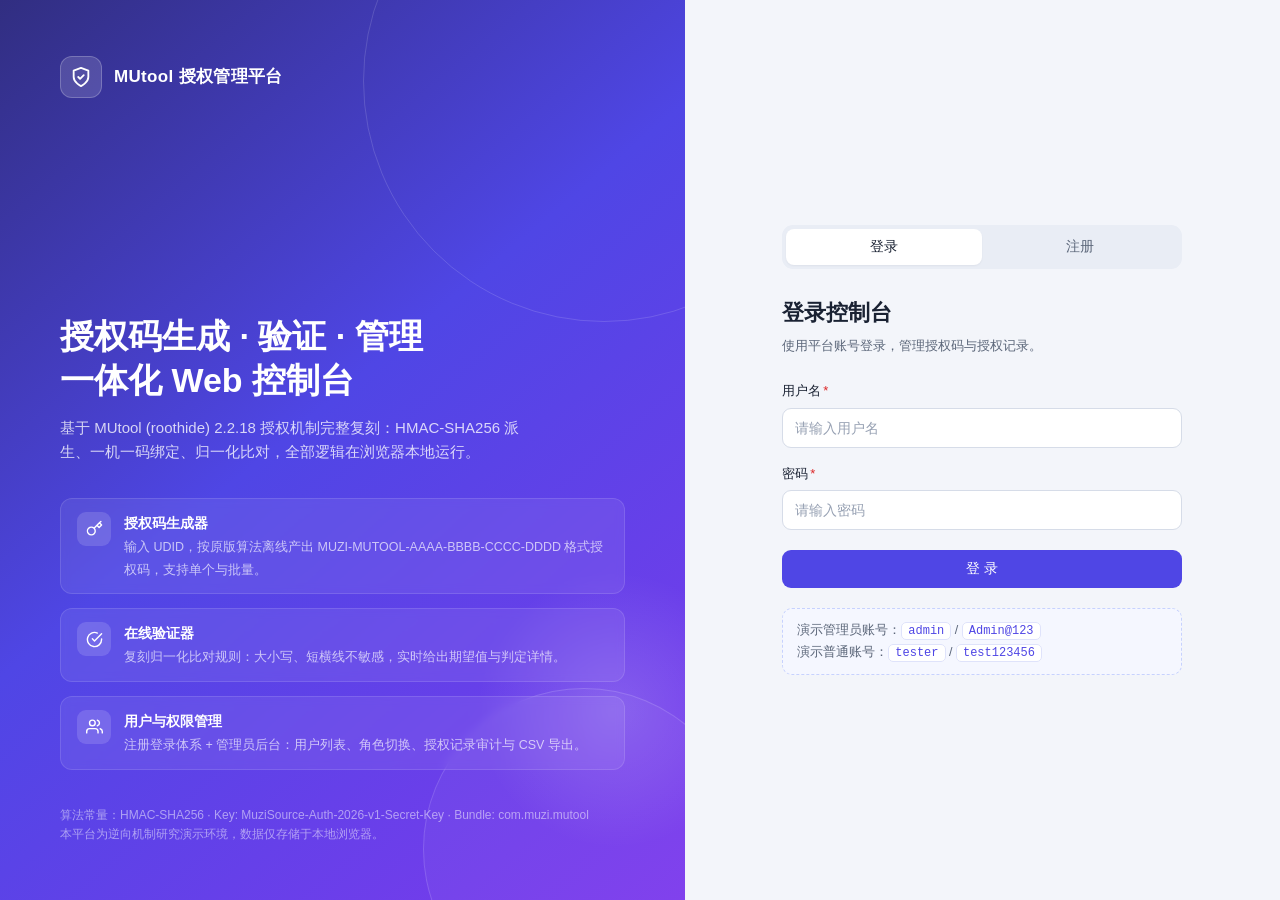
<file: index.html>
<!DOCTYPE html>
<html lang="zh-CN">
<head>
  <meta charset="UTF-8">
  <meta name="viewport" content="width=device-width, initial-scale=1.0">
  <title>登录 / 注册 — MUtool 授权管理平台</title>
  <link rel="stylesheet" href="assets/css/style.css">
</head>
<body>
  <div class="auth-page">
    <!-- 左侧品牌区 -->
    <aside class="auth-brand">
      <div class="glow"></div>
      <div class="auth-logo">
        <span class="logo-mark">
          <svg viewBox="0 0 24 24" fill="none" stroke="#fff" stroke-width="2" stroke-linecap="round" stroke-linejoin="round"><path d="M12 22s8-4 8-10V5l-8-3-8 3v7c0 6 8 10 8 10z"/><path d="M9 12l2 2 4-4"/></svg>
        </span>
        MUtool 授权管理平台
      </div>
      <div class="auth-hero">
        <h1>授权码生成 · 验证 · 管理<br>一体化 Web 控制台</h1>
        <p>基于 MUtool (roothide) 2.2.18 授权机制完整复刻：HMAC-SHA256 派生、一机一码绑定、归一化比对，全部逻辑在浏览器本地运行。</p>
        <div class="auth-features">
          <div class="auth-feature">
            <span class="f-icon"><svg viewBox="0 0 24 24" fill="none" stroke="#fff" stroke-width="2" stroke-linecap="round" stroke-linejoin="round"><path d="M21 2l-2 2m-7.61 7.61a5.5 5.5 0 1 1-7.778 7.778 5.5 5.5 0 0 1 7.777-7.777zm0 0L15.5 7.5m0 0l3 3L22 7l-3-3m-3.5 3.5L19 4"/></svg></span>
            <div><b>授权码生成器</b><span>输入 UDID，按原版算法离线产出 MUZI-MUTOOL-AAAA-BBBB-CCCC-DDDD 格式授权码，支持单个与批量。</span></div>
          </div>
          <div class="auth-feature">
            <span class="f-icon"><svg viewBox="0 0 24 24" fill="none" stroke="#fff" stroke-width="2" stroke-linecap="round" stroke-linejoin="round"><path d="M22 11.08V12a10 10 0 1 1-5.93-9.14"/><path d="M22 4L12 14.01l-3-3"/></svg></span>
            <div><b>在线验证器</b><span>复刻归一化比对规则：大小写、短横线不敏感，实时给出期望值与判定详情。</span></div>
          </div>
          <div class="auth-feature">
            <span class="f-icon"><svg viewBox="0 0 24 24" fill="none" stroke="#fff" stroke-width="2" stroke-linecap="round" stroke-linejoin="round"><path d="M17 21v-2a4 4 0 0 0-4-4H5a4 4 0 0 0-4 4v2"/><circle cx="9" cy="7" r="4"/><path d="M23 21v-2a4 4 0 0 0-3-3.87M16 3.13a4 4 0 0 1 0 7.75"/></svg></span>
            <div><b>用户与权限管理</b><span>注册登录体系 + 管理员后台：用户列表、角色切换、授权记录审计与 CSV 导出。</span></div>
          </div>
        </div>
      </div>
      <div class="auth-meta">算法常量：HMAC-SHA256 · Key: MuziSource-Auth-2026-v1-Secret-Key · Bundle: com.muzi.mutool<br>本平台为逆向机制研究演示环境，数据仅存储于本地浏览器。</div>
    </aside>

    <!-- 右侧表单区 -->
    <main class="auth-panel">
      <div class="auth-box" id="auth-box"></div>
    </main>
  </div>

  <div id="toast-root"></div>
  <div id="modal-root"></div>

  <script src="assets/js/hmac-sha256.js"></script>
  <script src="assets/js/core.js"></script>
  <script src="assets/js/keygen.js"></script>
  <script src="assets/js/index-page.js"></script>
</body>
</html>
</file>
<file: assets/css/style.css>
/* ============================================================
   MUtool 授权管理平台 — 设计系统
   浅色主题 / 靛蓝主色 / 深色侧边栏 / 纯静态无外部依赖
   ============================================================ */

:root {
  --bg: #f3f5fa;
  --card: #ffffff;
  --border: #e6eaf3;
  --border-strong: #d6dce8;
  --text: #1a2233;
  --text-2: #5b6679;
  --text-3: #97a1b3;
  --primary: #4f46e5;
  --primary-hover: #4338ca;
  --primary-soft: #eef2ff;
  --primary-softer: #f5f7ff;
  --success: #16a34a;
  --success-soft: #dcfce7;
  --danger: #dc2626;
  --danger-soft: #fee2e2;
  --warning: #b45309;
  --warning-soft: #fef3c7;
  --teal: #0d9488;
  --teal-soft: #ccfbf1;
  --violet: #7c3aed;
  --violet-soft: #ede9fe;
  --sidebar-bg: #101828;
  --sidebar-hover: #1d2939;
  --sidebar-text: #98a2b3;
  --sidebar-active: rgba(79, 70, 229, 0.22);
  --mono: ui-monospace, "JetBrains Mono", "SF Mono", "Cascadia Code", Consolas, "Courier New", monospace;
  --sans: -apple-system, BlinkMacSystemFont, "Segoe UI", "PingFang SC", "Hiragino Sans GB", "Microsoft YaHei", sans-serif;
  --radius: 14px;
  --radius-sm: 9px;
  --shadow-sm: 0 1px 2px rgba(16, 24, 40, 0.05);
  --shadow: 0 1px 2px rgba(16, 24, 40, 0.04), 0 10px 28px -8px rgba(16, 24, 40, 0.1);
  --shadow-lg: 0 24px 64px -12px rgba(16, 24, 40, 0.24);
}

* { margin: 0; padding: 0; box-sizing: border-box; }

html, body { height: 100%; }

body {
  font-family: var(--sans);
  background: var(--bg);
  color: var(--text);
  font-size: 14px;
  line-height: 1.6;
  -webkit-font-smoothing: antialiased;
}

a { color: var(--primary); text-decoration: none; }
a:hover { text-decoration: underline; }

::selection { background: rgba(79, 70, 229, 0.18); }

/* ---------- 通用组件 ---------- */

.btn {
  display: inline-flex;
  align-items: center;
  justify-content: center;
  gap: 7px;
  height: 38px;
  padding: 0 16px;
  border: 1px solid transparent;
  border-radius: var(--radius-sm);
  font-family: var(--sans);
  font-size: 14px;
  font-weight: 500;
  cursor: pointer;
  white-space: nowrap;
  transition: all 0.15s ease;
  user-select: none;
}
.btn:disabled { opacity: 0.55; cursor: not-allowed; }
.btn svg { width: 16px; height: 16px; flex: none; }

.btn-primary { background: var(--primary); color: #fff; }
.btn-primary:hover:not(:disabled) { background: var(--primary-hover); box-shadow: 0 4px 14px rgba(79, 70, 229, 0.35); }

.btn-default { background: #fff; color: var(--text); border-color: var(--border-strong); }
.btn-default:hover:not(:disabled) { border-color: var(--primary); color: var(--primary); background: var(--primary-softer); }

.btn-danger { background: #fff; color: var(--danger); border-color: #f3c2c2; }
.btn-danger:hover:not(:disabled) { background: var(--danger-soft); }

.btn-ghost { background: transparent; color: var(--text-2); }
.btn-ghost:hover:not(:disabled) { background: #eef1f7; color: var(--text); }

.btn-sm { height: 30px; padding: 0 11px; font-size: 13px; border-radius: 7px; }
.btn-sm svg { width: 14px; height: 14px; }
.btn-block { width: 100%; }
.btn-link { background: none; border: none; color: var(--primary); cursor: pointer; font-size: 13px; padding: 2px 4px; }
.btn-link:hover { text-decoration: underline; }
.btn-link.danger { color: var(--danger); }

.field { margin-bottom: 16px; }
.field-label {
  display: block;
  font-size: 13px;
  font-weight: 500;
  color: var(--text);
  margin-bottom: 6px;
}
.field-label .req { color: var(--danger); margin-left: 2px; }
.field-hint { font-size: 12px; color: var(--text-3); margin-top: 5px; }
.field-error { font-size: 12px; color: var(--danger); margin-top: 5px; display: none; }
.field.has-error .field-error { display: block; }
.field.has-error .input { border-color: var(--danger); }

.input {
  width: 100%;
  height: 40px;
  padding: 0 12px;
  border: 1px solid var(--border-strong);
  border-radius: var(--radius-sm);
  font-family: var(--sans);
  font-size: 14px;
  color: var(--text);
  background: #fff;
  transition: border-color 0.15s, box-shadow 0.15s;
  outline: none;
}
.input:focus { border-color: var(--primary); box-shadow: 0 0 0 3px rgba(79, 70, 229, 0.12); }
.input::placeholder { color: var(--text-3); }
.input.mono { font-family: var(--mono); letter-spacing: 0.04em; }
textarea.input { height: auto; min-height: 90px; padding: 10px 12px; resize: vertical; line-height: 1.6; }

.badge {
  display: inline-flex;
  align-items: center;
  gap: 5px;
  height: 22px;
  padding: 0 9px;
  border-radius: 999px;
  font-size: 12px;
  font-weight: 500;
  line-height: 1;
}
.badge-admin { background: var(--violet-soft); color: var(--violet); }
.badge-user { background: #eef1f7; color: var(--text-2); }
.badge-gen { background: var(--primary-soft); color: var(--primary); }
.badge-verify { background: var(--teal-soft); color: var(--teal); }
.badge-ok { background: var(--success-soft); color: var(--success); }
.badge-fail { background: var(--danger-soft); color: var(--danger); }

.card {
  background: var(--card);
  border: 1px solid var(--border);
  border-radius: var(--radius);
  box-shadow: var(--shadow-sm);
}
.card-pad { padding: 22px 24px; }
.card-title {
  font-size: 15px;
  font-weight: 600;
  display: flex;
  align-items: center;
  justify-content: space-between;
  gap: 10px;
  margin-bottom: 16px;
}
.card-title .sub { font-size: 12px; font-weight: 400; color: var(--text-3); }

.empty {
  padding: 48px 20px;
  text-align: center;
  color: var(--text-3);
}
.empty svg { width: 42px; height: 42px; margin-bottom: 10px; opacity: 0.5; }
.empty p { font-size: 13px; }

.table-wrap { overflow-x: auto; }
table.table { width: 100%; border-collapse: collapse; font-size: 13px; }
table.table th {
  text-align: left;
  font-weight: 500;
  color: var(--text-2);
  background: #f8fafc;
  padding: 10px 14px;
  border-bottom: 1px solid var(--border);
  white-space: nowrap;
}
table.table td {
  padding: 11px 14px;
  border-bottom: 1px solid var(--border);
  vertical-align: middle;
}
table.table tr:last-child td { border-bottom: none; }
table.table tbody tr:hover { background: #fafbfe; }
.cell-mono { font-family: var(--mono); font-size: 12.5px; letter-spacing: 0.02em; }
.cell-actions { display: flex; gap: 4px; justify-content: flex-end; }
.cell-sub { font-size: 12px; color: var(--text-3); }

/* ---------- 登录 / 注册页 ---------- */

.auth-page {
  min-height: 100vh;
  display: grid;
  grid-template-columns: 1.15fr 1fr;
}

.auth-brand {
  position: relative;
  background: linear-gradient(140deg, #312e81 0%, #4f46e5 46%, #7c3aed 100%);
  color: #fff;
  padding: 56px 60px;
  display: flex;
  flex-direction: column;
  overflow: hidden;
}
.auth-brand::before, .auth-brand::after {
  content: "";
  position: absolute;
  border-radius: 50%;
  border: 1px solid rgba(255, 255, 255, 0.14);
}
.auth-brand::before { width: 480px; height: 480px; right: -160px; top: -160px; }
.auth-brand::after { width: 320px; height: 320px; right: -60px; bottom: -110px; background: rgba(255, 255, 255, 0.04); }
.auth-brand .glow {
  position: absolute;
  width: 300px; height: 300px;
  right: -80px; bottom: 40px;
  background: radial-gradient(circle, rgba(255, 255, 255, 0.16), transparent 65%);
  border-radius: 50%;
}

.auth-logo {
  display: flex;
  align-items: center;
  gap: 12px;
  font-size: 17px;
  font-weight: 700;
  letter-spacing: 0.02em;
  position: relative;
  z-index: 1;
}
.auth-logo .logo-mark {
  width: 42px; height: 42px;
  border-radius: 12px;
  background: rgba(255, 255, 255, 0.14);
  border: 1px solid rgba(255, 255, 255, 0.22);
  display: grid;
  place-items: center;
}
.auth-logo .logo-mark svg { width: 22px; height: 22px; }

.auth-hero { margin-top: auto; position: relative; z-index: 1; }
.auth-hero h1 { font-size: 34px; line-height: 1.3; font-weight: 700; margin-bottom: 14px; }
.auth-hero p { font-size: 15px; color: rgba(255, 255, 255, 0.78); max-width: 460px; }

.auth-features { margin-top: 34px; display: grid; gap: 14px; position: relative; z-index: 1; }
.auth-feature {
  display: flex;
  gap: 13px;
  align-items: flex-start;
  background: rgba(255, 255, 255, 0.07);
  border: 1px solid rgba(255, 255, 255, 0.12);
  border-radius: 12px;
  padding: 13px 16px;
  backdrop-filter: blur(4px);
}
.auth-feature .f-icon {
  width: 34px; height: 34px;
  border-radius: 9px;
  background: rgba(255, 255, 255, 0.14);
  display: grid;
  place-items: center;
  flex: none;
}
.auth-feature .f-icon svg { width: 17px; height: 17px; }
.auth-feature b { display: block; font-size: 14px; margin-bottom: 1px; }
.auth-feature span { font-size: 12.5px; color: rgba(255, 255, 255, 0.68); line-height: 1.5; }

.auth-meta { margin-top: 36px; font-size: 12px; color: rgba(255, 255, 255, 0.5); position: relative; z-index: 1; }

.auth-panel {
  display: flex;
  align-items: center;
  justify-content: center;
  padding: 48px 32px;
  background: var(--bg);
}
.auth-box { width: 100%; max-width: 400px; }

.auth-tabs {
  display: flex;
  background: #e9edf5;
  border-radius: 11px;
  padding: 4px;
  margin-bottom: 26px;
}
.auth-tabs button {
  flex: 1;
  height: 36px;
  border: none;
  border-radius: 8px;
  background: transparent;
  font-family: var(--sans);
  font-size: 14px;
  font-weight: 500;
  color: var(--text-2);
  cursor: pointer;
  transition: all 0.15s;
}
.auth-tabs button.active { background: #fff; color: var(--text); box-shadow: var(--shadow-sm); }

.auth-box h2 { font-size: 22px; font-weight: 700; margin-bottom: 6px; }
.auth-box .auth-desc { font-size: 13px; color: var(--text-2); margin-bottom: 24px; }

.auth-demo {
  margin-top: 20px;
  background: var(--primary-softer);
  border: 1px dashed #c7d2fe;
  border-radius: 10px;
  padding: 11px 14px;
  font-size: 12.5px;
  color: var(--text-2);
  line-height: 1.7;
}
.auth-demo code {
  font-family: var(--mono);
  background: #fff;
  border: 1px solid #dfe3fb;
  border-radius: 5px;
  padding: 1px 6px;
  color: var(--primary);
  font-size: 12px;
}

.auth-welcome { text-align: center; }
.auth-welcome .w-icon {
  width: 58px; height: 58px;
  border-radius: 16px;
  background: var(--success-soft);
  color: var(--success);
  display: grid;
  place-items: center;
  margin: 0 auto 16px;
}
.auth-welcome .w-icon svg { width: 28px; height: 28px; }
.auth-welcome h2 { margin-bottom: 8px; }
.auth-welcome p { color: var(--text-2); font-size: 13px; margin-bottom: 22px; }

/* ---------- 控制台布局 ---------- */

.layout { display: flex; min-height: 100vh; }

.sidebar {
  width: 236px;
  flex: none;
  background: var(--sidebar-bg);
  color: var(--sidebar-text);
  display: flex;
  flex-direction: column;
  position: fixed;
  top: 0; bottom: 0; left: 0;
  z-index: 60;
  transition: transform 0.25s ease;
}
.sidebar .s-brand {
  display: flex;
  align-items: center;
  gap: 11px;
  padding: 20px 18px;
  font-size: 15px;
  font-weight: 700;
  color: #fff;
  border-bottom: 1px solid rgba(255, 255, 255, 0.07);
}
.sidebar .s-brand .logo-mark {
  width: 36px; height: 36px;
  border-radius: 10px;
  background: linear-gradient(135deg, #4f46e5, #7c3aed);
  display: grid;
  place-items: center;
  flex: none;
}
.sidebar .s-brand .logo-mark svg { width: 19px; height: 19px; }
.sidebar .s-brand small { display: block; font-size: 10.5px; font-weight: 400; color: var(--sidebar-text); letter-spacing: 0.06em; }

.s-nav { flex: 1; padding: 14px 10px; overflow-y: auto; }
.s-nav .nav-group { font-size: 10.5px; letter-spacing: 0.1em; color: #475467; padding: 12px 10px 6px; }
.s-nav a {
  display: flex;
  align-items: center;
  gap: 11px;
  padding: 9px 11px;
  border-radius: 9px;
  color: var(--sidebar-text);
  font-size: 13.5px;
  margin-bottom: 2px;
  transition: all 0.12s;
  position: relative;
}
.s-nav a svg { width: 17px; height: 17px; flex: none; }
.s-nav a:hover { background: var(--sidebar-hover); color: #e4e9f2; text-decoration: none; }
.s-nav a.active { background: var(--sidebar-active); color: #fff; }
.s-nav a.active::before {
  content: "";
  position: absolute;
  left: -10px; top: 8px; bottom: 8px;
  width: 3px;
  border-radius: 0 3px 3px 0;
  background: #818cf8;
}
.s-nav a .nav-lock { margin-left: auto; font-size: 10px; color: #475467; }

.sidebar .s-foot {
  padding: 13px 18px;
  border-top: 1px solid rgba(255, 255, 255, 0.07);
  font-size: 11px;
  color: #475467;
  line-height: 1.7;
}
.sidebar .s-foot b { color: #98a2b3; font-weight: 500; }

.main-wrap { flex: 1; margin-left: 236px; display: flex; flex-direction: column; min-width: 0; }

.topbar {
  height: 60px;
  background: rgba(255, 255, 255, 0.86);
  backdrop-filter: blur(10px);
  border-bottom: 1px solid var(--border);
  display: flex;
  align-items: center;
  gap: 14px;
  padding: 0 26px;
  position: sticky;
  top: 0;
  z-index: 50;
}
.topbar .menu-btn { display: none; }
.topbar h1 { font-size: 16px; font-weight: 600; }
.topbar .t-sub { font-size: 12px; color: var(--text-3); margin-left: 2px; }
.topbar .spacer { flex: 1; }

.user-chip {
  display: flex;
  align-items: center;
  gap: 10px;
  padding: 5px 12px 5px 5px;
  border: 1px solid var(--border);
  border-radius: 999px;
  background: #fff;
  cursor: default;
}
.avatar {
  width: 30px; height: 30px;
  border-radius: 50%;
  display: grid;
  place-items: center;
  font-size: 13px;
  font-weight: 600;
  color: #fff;
  flex: none;
}
.user-chip .u-name { font-size: 13px; font-weight: 500; line-height: 1.2; }
.user-chip .u-role { font-size: 11px; color: var(--text-3); line-height: 1.2; }

.content { padding: 26px; max-width: 1180px; width: 100%; margin: 0 auto; flex: 1; }

.page-head { margin-bottom: 20px; }
.page-head h2 { font-size: 19px; font-weight: 700; }
.page-head p { font-size: 13px; color: var(--text-2); margin-top: 3px; }

.grid { display: grid; gap: 16px; }
.grid-4 { grid-template-columns: repeat(4, 1fr); }
.grid-3 { grid-template-columns: repeat(3, 1fr); }
.grid-2 { grid-template-columns: repeat(2, 1fr); }
.grid-sidebar { grid-template-columns: 1.6fr 1fr; }

/* ---------- 仪表盘 ---------- */

.stat-card {
  background: var(--card);
  border: 1px solid var(--border);
  border-radius: var(--radius);
  padding: 18px 20px;
  box-shadow: var(--shadow-sm);
  display: flex;
  gap: 14px;
  align-items: center;
  transition: transform 0.15s, box-shadow 0.15s;
}
.stat-card:hover { transform: translateY(-2px); box-shadow: var(--shadow); }
.stat-card .st-icon {
  width: 44px; height: 44px;
  border-radius: 12px;
  display: grid;
  place-items: center;
  flex: none;
}
.stat-card .st-icon svg { width: 21px; height: 21px; }
.stat-card .st-num { font-size: 24px; font-weight: 700; line-height: 1.2; font-variant-numeric: tabular-nums; }
.stat-card .st-label { font-size: 12.5px; color: var(--text-2); }

.chart-box { padding: 6px 8px 0; }
.chart-legend { display: flex; gap: 16px; font-size: 12px; color: var(--text-2); padding: 0 14px 12px; }
.chart-legend i { display: inline-block; width: 9px; height: 9px; border-radius: 3px; margin-right: 6px; }

.activity-list { display: grid; gap: 2px; }
.activity-item {
  display: flex;
  align-items: center;
  gap: 12px;
  padding: 10px 6px;
  border-radius: 9px;
  font-size: 13px;
}
.activity-item:hover { background: #f8fafc; }
.activity-item .a-icon {
  width: 32px; height: 32px;
  border-radius: 9px;
  display: grid;
  place-items: center;
  flex: none;
}
.activity-item .a-icon svg { width: 15px; height: 15px; }
.activity-item .a-main { flex: 1; min-width: 0; }
.activity-item .a-title { font-weight: 500; white-space: nowrap; overflow: hidden; text-overflow: ellipsis; }
.activity-item .a-time { font-size: 11.5px; color: var(--text-3); }

.quick-actions { display: grid; grid-template-columns: 1fr 1fr; gap: 10px; }
.quick-action {
  display: flex;
  align-items: center;
  gap: 11px;
  padding: 14px;
  border: 1px solid var(--border);
  border-radius: 12px;
  background: #fff;
  cursor: pointer;
  transition: all 0.15s;
  text-align: left;
  font-family: var(--sans);
}
.quick-action:hover { border-color: var(--primary); background: var(--primary-softer); }
.quick-action .q-icon {
  width: 36px; height: 36px;
  border-radius: 10px;
  display: grid;
  place-items: center;
  flex: none;
}
.quick-action .q-icon svg { width: 17px; height: 17px; }
.quick-action b { display: block; font-size: 13.5px; color: var(--text); }
.quick-action span { font-size: 12px; color: var(--text-3); }

/* ---------- 生成器 ---------- */

.tabs {
  display: flex;
  gap: 4px;
  border-bottom: 1px solid var(--border);
  margin-bottom: 20px;
}
.tabs button {
  border: none;
  background: none;
  font-family: var(--sans);
  font-size: 14px;
  font-weight: 500;
  color: var(--text-2);
  padding: 9px 14px;
  cursor: pointer;
  border-bottom: 2px solid transparent;
  margin-bottom: -1px;
  transition: all 0.15s;
}
.tabs button:hover { color: var(--text); }
.tabs button.active { color: var(--primary); border-bottom-color: var(--primary); }

/* 标签栏右侧 — 长度设置入口 */
.tabs .t-spacer { flex: 1; }
.len-wrap { position: relative; display: flex; align-items: center; }
.tabs .tabs-gear {
  display: inline-flex;
  align-items: center;
  gap: 7px;
  border: 1px solid var(--border);
  background: var(--card);
  color: var(--text-2);
  font-family: var(--sans);
  font-size: 13px;
  font-weight: 500;
  padding: 6px 12px;
  border-radius: 999px;
  cursor: pointer;
  transition: all 0.15s;
}
.tabs .tabs-gear:hover { color: var(--primary); border-color: var(--primary); background: var(--primary-softer); }
.tabs .tabs-gear svg { width: 15px; height: 15px; }
.tabs .tabs-gear .len-badge {
  font-family: var(--mono);
  font-size: 11.5px;
  background: var(--primary-soft);
  color: var(--primary);
  padding: 1px 7px;
  border-radius: 999px;
}

/* 长度设置弹层 */
.popover {
  position: absolute;
  right: 0;
  top: calc(100% + 10px);
  z-index: 60;
  width: 330px;
  max-width: calc(100vw - 48px);
  background: var(--card);
  border: 1px solid var(--border);
  border-radius: var(--radius);
  box-shadow: var(--shadow-lg);
  padding: 16px;
}
.pop-head { display: flex; align-items: center; justify-content: space-between; margin-bottom: 4px; }
.pop-title { font-size: 14.5px; font-weight: 600; color: var(--text); }
.pop-close { font-size: 18px; line-height: 1; color: var(--text-3); cursor: pointer; padding: 2px 6px; user-select: none; }
.pop-close:hover { color: var(--text); }
.pop-sub { font-size: 12px; color: var(--text-3); line-height: 1.6; margin-bottom: 12px; }
.chip-row { display: flex; flex-wrap: wrap; gap: 6px; margin-bottom: 12px; }
.chip {
  border: 1px solid var(--border);
  background: var(--card);
  color: var(--text-2);
  font-family: var(--sans);
  font-size: 12.5px;
  padding: 5px 10px;
  border-radius: 999px;
  cursor: pointer;
  transition: all 0.15s;
  user-select: none;
}
.chip:hover { border-color: var(--primary); color: var(--primary); }
.chip.active { background: var(--primary); border-color: var(--primary); color: #fff; }
.pop-field { margin-bottom: 12px; }
.pop-preview {
  display: flex;
  flex-direction: column;
  gap: 5px;
  background: var(--primary-softer);
  border: 1px dashed var(--border-strong);
  border-radius: var(--radius-sm);
  padding: 10px 12px;
  margin-bottom: 10px;
}
.pop-preview span { font-size: 11.5px; color: var(--text-3); }
.pop-preview code { font-family: var(--mono); font-size: 13px; color: var(--primary); word-break: break-all; }
.pop-note { font-size: 12px; color: var(--text-2); line-height: 1.6; margin-bottom: 6px; }
.pop-note.warn { color: var(--warning); }
.pop-actions { display: flex; justify-content: flex-end; margin-top: 10px; }

.result-card { margin-top: 18px; border: 1px solid #dfe3fb; background: linear-gradient(180deg, #f8faff, #fff); }
.code-display {
  display: flex;
  align-items: center;
  gap: 12px;
  background: #101828;
  border-radius: 12px;
  padding: 16px 18px;
  margin-bottom: 6px;
}
.code-display .cd-text {
  flex: 1;
  font-family: var(--mono);
  font-size: 21px;
  font-weight: 600;
  color: #a5b4fc;
  letter-spacing: 0.1em;
  word-break: break-all;
}
.code-display .cd-text .cd-seg { color: #818cf8; }
.code-display .cd-text .cd-tail { color: #e0e7ff; }

.pipeline { display: grid; gap: 0; margin-top: 14px; }
.pipe-step {
  display: flex;
  gap: 14px;
  padding: 11px 0;
  border-bottom: 1px dashed var(--border);
  align-items: baseline;
}
.pipe-step:last-child { border-bottom: none; }
.pipe-step .p-idx {
  width: 22px; height: 22px;
  border-radius: 7px;
  background: var(--primary-soft);
  color: var(--primary);
  font-size: 12px;
  font-weight: 600;
  display: grid;
  place-items: center;
  flex: none;
}
.pipe-step .p-body { flex: 1; min-width: 0; }
.pipe-step .p-name { font-size: 13px; font-weight: 500; margin-bottom: 3px; }
.pipe-step .p-name code { font-family: var(--mono); font-size: 12px; color: var(--text-2); font-weight: 400; margin-left: 8px; }
.pipe-step .p-val {
  font-family: var(--mono);
  font-size: 12.5px;
  color: var(--text);
  background: #f6f8fc;
  border: 1px solid var(--border);
  border-radius: 7px;
  padding: 5px 10px;
  word-break: break-all;
}
.pipe-step.final .p-val { background: var(--success-soft); border-color: #bbe8c8; color: #14532d; font-weight: 600; }

/* ---------- 验证器 ---------- */

.verify-banner {
  display: flex;
  gap: 14px;
  align-items: center;
  border-radius: 12px;
  padding: 16px 18px;
  margin-top: 18px;
  border: 1px solid;
}
.verify-banner.ok { background: var(--success-soft); border-color: #bbe8c8; }
.verify-banner.fail { background: var(--danger-soft); border-color: #f3c2c2; }
.verify-banner .v-icon { width: 42px; height: 42px; border-radius: 12px; display: grid; place-items: center; flex: none; }
.verify-banner.ok .v-icon { background: var(--success); color: #fff; }
.verify-banner.fail .v-icon { background: var(--danger); color: #fff; }
.verify-banner .v-icon svg { width: 22px; height: 22px; }
.verify-banner b { font-size: 15px; display: block; }
.verify-banner span { font-size: 12.5px; color: var(--text-2); }

.kv-row {
  display: flex;
  gap: 14px;
  padding: 10px 0;
  border-bottom: 1px dashed var(--border);
  font-size: 13px;
  align-items: baseline;
}
.kv-row:last-child { border-bottom: none; }
.kv-row .k { width: 130px; flex: none; color: var(--text-2); }
.kv-row .v { flex: 1; font-family: var(--mono); font-size: 12.5px; word-break: break-all; }
.kv-row .v.match { color: var(--success); font-weight: 600; }
.kv-row .v.mismatch { color: var(--danger); font-weight: 600; }

.callout {
  display: flex;
  gap: 12px;
  border-radius: 12px;
  padding: 14px 16px;
  font-size: 13px;
  line-height: 1.7;
  border: 1px solid;
  margin-top: 16px;
}
.callout svg { width: 18px; height: 18px; flex: none; margin-top: 2px; }
.callout.warn { background: var(--warning-soft); border-color: #fde0a0; color: #92400e; }
.callout.info { background: var(--primary-softer); border-color: #c7d2fe; color: #3730a3; }

/* ---------- 记录页工具栏 ---------- */

.toolbar {
  display: flex;
  gap: 10px;
  align-items: center;
  flex-wrap: wrap;
  margin-bottom: 16px;
}
.toolbar .search-box { position: relative; flex: 1; min-width: 200px; max-width: 340px; }
.toolbar .search-box svg {
  position: absolute;
  left: 11px; top: 50%;
  transform: translateY(-50%);
  width: 15px; height: 15px;
  color: var(--text-3);
  pointer-events: none;
}
.toolbar .search-box .input { padding-left: 34px; }
.toolbar .select {
  height: 38px;
  padding: 0 30px 0 12px;
  border: 1px solid var(--border-strong);
  border-radius: var(--radius-sm);
  background: #fff url("data:image/svg+xml,%3Csvg xmlns='http://www.w3.org/2000/svg' width='12' height='12' viewBox='0 0 24 24' fill='none' stroke='%2397a1b3' stroke-width='2.4'%3E%3Cpath d='M6 9l6 6 6-6'/%3E%3C/svg%3E") no-repeat right 10px center;
  font-family: var(--sans);
  font-size: 13.5px;
  color: var(--text);
  appearance: none;
  cursor: pointer;
  outline: none;
}
.toolbar .select:focus { border-color: var(--primary); }
.toolbar .t-spacer { flex: 1; }

/* ---------- 文档页 ---------- */

.doc-article { max-width: 860px; }
.doc-article h3 {
  font-size: 16px;
  font-weight: 700;
  margin: 26px 0 12px;
  padding-left: 11px;
  border-left: 3px solid var(--primary);
}
.doc-article h3:first-child { margin-top: 0; }
.doc-article p { font-size: 13.5px; color: var(--text-2); margin-bottom: 10px; line-height: 1.75; }
.doc-article table.table { margin: 10px 0 6px; }
.doc-article code.inline {
  font-family: var(--mono);
  font-size: 12.5px;
  background: #f1f4f9;
  border-radius: 5px;
  padding: 1.5px 6px;
  color: #3730a3;
}
.doc-article pre {
  background: #101828;
  color: #cbd5e1;
  border-radius: 11px;
  padding: 15px 18px;
  overflow-x: auto;
  font-family: var(--mono);
  font-size: 12.5px;
  line-height: 1.75;
  margin: 12px 0;
}
.doc-article pre .c { color: #64748b; }
.doc-article pre .s { color: #a5b4fc; }
.doc-article ul { margin: 8px 0 12px 20px; font-size: 13.5px; color: var(--text-2); line-height: 1.8; }

/* ---------- 设置页 ---------- */

.settings-grid { display: grid; grid-template-columns: 1fr 1.4fr; gap: 16px; align-items: start; }
.account-card .ac-head { display: flex; gap: 14px; align-items: center; margin-bottom: 18px; }
.account-card .avatar { width: 52px; height: 52px; font-size: 20px; }
.account-card .ac-name { font-size: 16px; font-weight: 700; }
.account-card .ac-sub { font-size: 12.5px; color: var(--text-3); }

/* ---------- Toast ---------- */

#toast-root {
  position: fixed;
  bottom: 26px;
  right: 26px;
  display: flex;
  flex-direction: column;
  gap: 10px;
  z-index: 200;
}
.toast {
  display: flex;
  align-items: center;
  gap: 10px;
  background: #101828;
  color: #fff;
  border-radius: 11px;
  padding: 12px 18px;
  font-size: 13.5px;
  box-shadow: var(--shadow-lg);
  animation: toast-in 0.25s cubic-bezier(0.2, 0.9, 0.3, 1.2);
  max-width: 340px;
}
.toast.leaving { animation: toast-out 0.2s ease forwards; }
.toast svg { width: 17px; height: 17px; flex: none; }
.toast.ok svg { color: #4ade80; }
.toast.err svg { color: #f87171; }
.toast.info svg { color: #818cf8; }
@keyframes toast-in { from { opacity: 0; transform: translateY(14px) scale(0.96); } to { opacity: 1; transform: none; } }
@keyframes toast-out { to { opacity: 0; transform: translateX(20px); } }

/* ---------- Modal ---------- */

#modal-root {
  position: fixed;
  inset: 0;
  display: none;
  align-items: center;
  justify-content: center;
  background: rgba(16, 24, 40, 0.45);
  backdrop-filter: blur(2px);
  z-index: 300;
  padding: 20px;
}
#modal-root.open { display: flex; }
.modal {
  background: #fff;
  border-radius: 16px;
  box-shadow: var(--shadow-lg);
  width: 100%;
  max-width: 420px;
  padding: 24px;
  animation: modal-in 0.2s cubic-bezier(0.2, 0.9, 0.3, 1.15);
}
@keyframes modal-in { from { opacity: 0; transform: scale(0.94) translateY(8px); } to { opacity: 1; transform: none; } }
.modal .m-title { font-size: 16px; font-weight: 700; margin-bottom: 8px; }
.modal .m-body { font-size: 13.5px; color: var(--text-2); line-height: 1.7; margin-bottom: 20px; }
.modal .m-body .input { margin-top: 10px; }
.modal .m-actions { display: flex; gap: 10px; justify-content: flex-end; }

/* ---------- 遮罩（移动端侧边栏） ---------- */

.sidebar-mask {
  display: none;
  position: fixed;
  inset: 0;
  background: rgba(16, 24, 40, 0.5);
  z-index: 55;
}

/* ---------- 响应式 ---------- */

@media (max-width: 1080px) {
  .grid-4 { grid-template-columns: repeat(2, 1fr); }
  .grid-sidebar { grid-template-columns: 1fr; }
  .settings-grid { grid-template-columns: 1fr; }
}

@media (max-width: 920px) {
  .auth-page { grid-template-columns: 1fr; }
  .auth-brand { display: none; }
  .grid-3, .grid-2 { grid-template-columns: 1fr; }
}

@media (max-width: 768px) {
  .sidebar { transform: translateX(-100%); }
  .sidebar.open { transform: none; }
  .sidebar-mask.show { display: block; }
  .main-wrap { margin-left: 0; }
  .topbar .menu-btn { display: inline-flex; }
  .content { padding: 16px; }
  .grid-4 { grid-template-columns: 1fr 1fr; }
  .stat-card .st-num { font-size: 20px; }
  .quick-actions { grid-template-columns: 1fr; }
  #toast-root { left: 16px; right: 16px; bottom: 16px; }
  .toast { max-width: none; }
}
</file>
